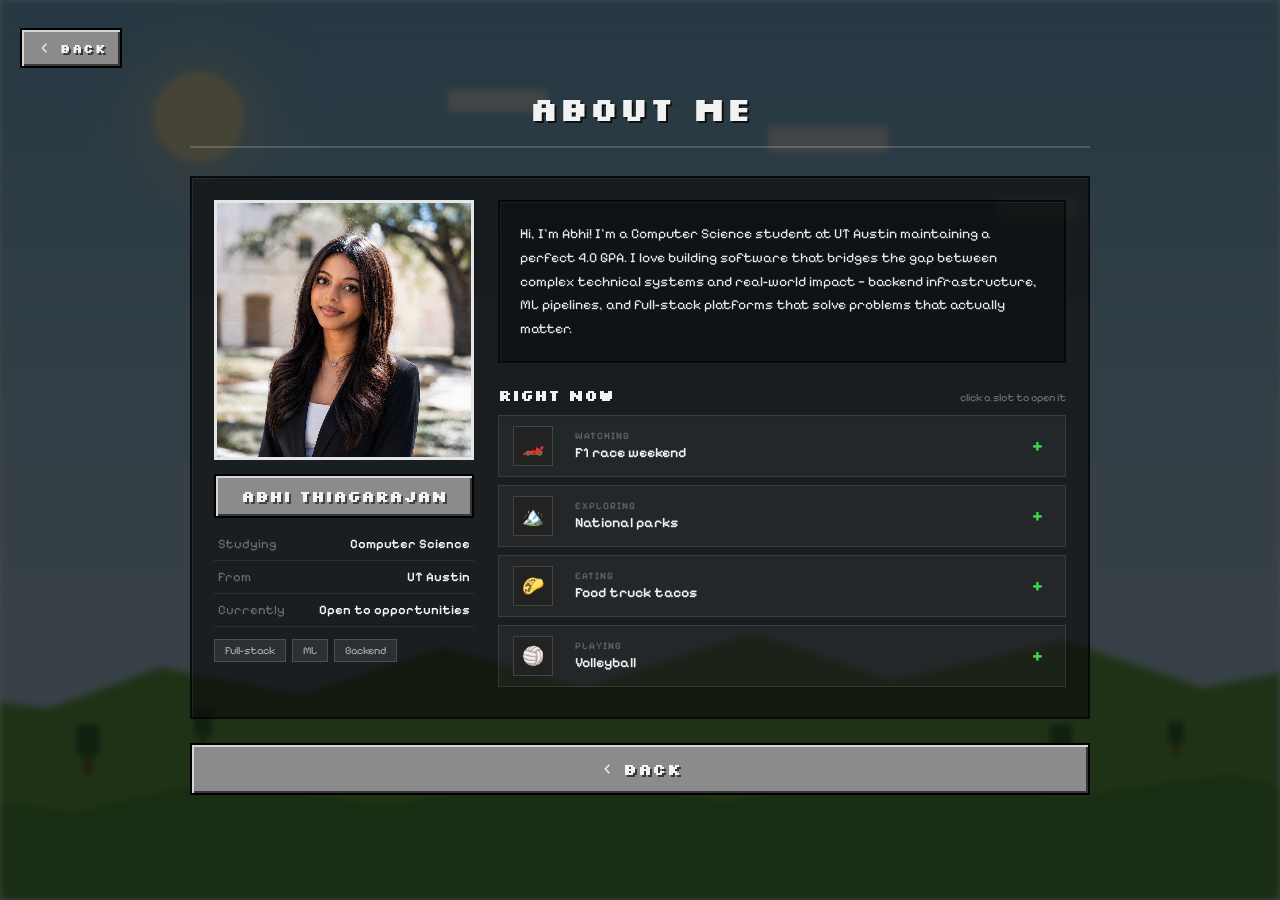
<file: about.html>
<!DOCTYPE html>
<html lang="en">
<head>
<meta charset="UTF-8">
<meta name="viewport" content="width=device-width, initial-scale=1.0">
<title>About Me | Abhi Thiagarajan</title>
<link rel="stylesheet" href="mc-style.css">
</head>
<body class="page-overlay">
<div class="mc-bg">
  <div class="sun"></div>
  <div class="cloud" style="width:120px;height:26px;top:14%;left:60%;"></div>
  <div class="cloud" style="width:80px;height:20px;top:22%;left:78%;"></div>
  <div class="cloud" style="width:100px;height:22px;top:10%;left:35%;"></div>
  <div class="hill-back"></div>
  <div class="tree" style="left:6%;"></div>
  <div class="tree" style="left:15%; bottom:16%; transform:scale(.8);"></div>
  <div class="tree" style="left:82%;"></div>
  <div class="tree" style="left:91%; bottom:15%; transform:scale(.7);"></div>
  <div class="hill-front"></div>
</div>
<div class="mc-overlay"></div>
<div class="page-wrap">
  <a class="mc-btn small page-back-top" href="index.html"><svg viewBox="0 0 24 24" fill="currentColor" style="width:16px;height:16px;margin-right:8px;"><path d="M15 19l-7-7 7-7 1.4 1.4L10.8 12l5.6 5.6z"/></svg>Back</a>
  <div class="page-header">
    <div class="page-title">About Me</div>
  </div>
  <div class="page-rule"></div>
  <div class="page-panel" style="padding:22px;">
    <div class="about-grid">
      <div>
        <img class="about-photo" src="images/profile.jpg" alt="Abhi Thiagarajan">
        <div class="about-nameplate">Abhi Thiagarajan</div>
        <div class="about-stats">
          <div class="about-stat-row"><span class="about-stat-label">Studying</span><span class="about-stat-value">Computer Science</span></div>
          <div class="about-stat-row"><span class="about-stat-label">From</span><span class="about-stat-value">UT Austin</span></div>
          <div class="about-stat-row"><span class="about-stat-label">Currently</span><span class="about-stat-value">Open to opportunities</span></div>
        </div>
        <div class="about-tags">
          <span class="about-tag">Full-stack</span>
          <span class="about-tag">ML</span>
          <span class="about-tag">Backend</span>
        </div>
      </div>
      <div>
        <div class="about-bio">
          Hi, I'm Abhi! I'm a Computer Science student at UT Austin maintaining a perfect 4.0 GPA. I love building software that bridges the gap between complex technical systems and real-world impact — backend infrastructure, ML pipelines, and full-stack platforms that solve problems that actually matter.
        </div>

        <div class="about-now-head">
          <div class="about-now-title">Right now</div>
          <div class="about-now-hint">click a slot to open it</div>
        </div>

        <div class="about-now-row">
          <div class="about-now-icon">🏎️</div>
          <div><div class="about-now-label">Watching</div><div class="about-now-value">F1 race weekend</div></div>
          <div class="about-now-plus">+</div>
        </div>
        <div class="about-now-row">
          <div class="about-now-icon">🏔️</div>
          <div><div class="about-now-label">Exploring</div><div class="about-now-value">National parks</div></div>
          <div class="about-now-plus">+</div>
        </div>
        <div class="about-now-row">
          <div class="about-now-icon">🌮</div>
          <div><div class="about-now-label">Eating</div><div class="about-now-value">Food truck tacos</div></div>
          <div class="about-now-plus">+</div>
        </div>
        <div class="about-now-row">
          <div class="about-now-icon">🏐</div>
          <div><div class="about-now-label">Playing</div><div class="about-now-value">Volleyball</div></div>
          <div class="about-now-plus">+</div>
        </div>
      </div>
    </div>
  </div>
  <a class="mc-btn page-back-bottom" href="index.html"><svg viewBox="0 0 24 24" fill="currentColor" style="width:16px;height:16px;margin-right:8px;"><path d="M15 19l-7-7 7-7 1.4 1.4L10.8 12l5.6 5.6z"/></svg>Back</a>
</div>

</body>
</html>
</file>
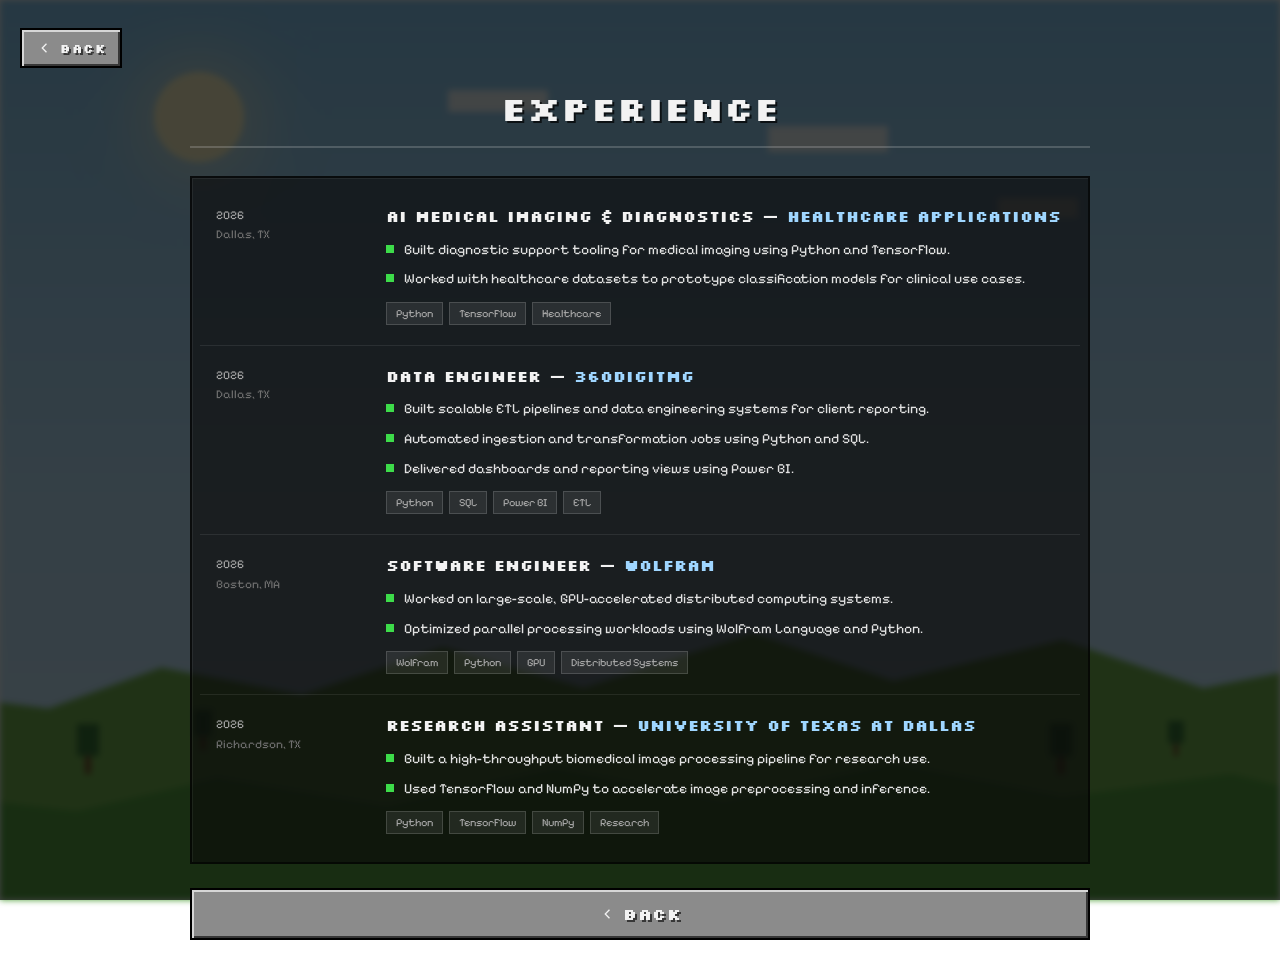
<file: experience.html>
<!DOCTYPE html>
<html lang="en">
<head>
<meta charset="UTF-8">
<meta name="viewport" content="width=device-width, initial-scale=1.0">
<title>Experience | Abhi Thiagarajan</title>
<link rel="stylesheet" href="mc-style.css">
</head>
<body class="page-overlay">
<div class="mc-bg">
  <div class="sun"></div>
  <div class="cloud" style="width:120px;height:26px;top:14%;left:60%;"></div>
  <div class="cloud" style="width:80px;height:20px;top:22%;left:78%;"></div>
  <div class="cloud" style="width:100px;height:22px;top:10%;left:35%;"></div>
  <div class="hill-back"></div>
  <div class="tree" style="left:6%;"></div>
  <div class="tree" style="left:15%; bottom:16%; transform:scale(.8);"></div>
  <div class="tree" style="left:82%;"></div>
  <div class="tree" style="left:91%; bottom:15%; transform:scale(.7);"></div>
  <div class="hill-front"></div>
</div>
<div class="mc-overlay"></div>
<div class="page-wrap">
  <a class="mc-btn small page-back-top" href="index.html"><svg viewBox="0 0 24 24" fill="currentColor" style="width:16px;height:16px;margin-right:8px;"><path d="M15 19l-7-7 7-7 1.4 1.4L10.8 12l5.6 5.6z"/></svg>Back</a>
  <div class="page-header">
    <div class="page-title">Experience</div>
  </div>
  <div class="page-rule"></div>
  <div class="page-panel">
    <div class="exp-entry">
      <div class="exp-date">2026<br><span class="loc">Dallas, TX</span></div>
      <div>
        <div class="exp-role">AI Medical Imaging & Diagnostics — <span class="company">Healthcare Applications</span></div>
        <ul class="exp-bullets"><li>Built diagnostic support tooling for medical imaging using Python and TensorFlow.</li><li>Worked with healthcare datasets to prototype classification models for clinical use cases.</li></ul>
        <div class="exp-tags"><span class="exp-tag">Python</span><span class="exp-tag">TensorFlow</span><span class="exp-tag">Healthcare</span></div>
      </div>
    </div>
    <div class="exp-entry">
      <div class="exp-date">2026<br><span class="loc">Dallas, TX</span></div>
      <div>
        <div class="exp-role">Data Engineer — <span class="company">360DigiTMG</span></div>
        <ul class="exp-bullets"><li>Built scalable ETL pipelines and data engineering systems for client reporting.</li><li>Automated ingestion and transformation jobs using Python and SQL.</li><li>Delivered dashboards and reporting views using Power BI.</li></ul>
        <div class="exp-tags"><span class="exp-tag">Python</span><span class="exp-tag">SQL</span><span class="exp-tag">Power BI</span><span class="exp-tag">ETL</span></div>
      </div>
    </div>
    <div class="exp-entry">
      <div class="exp-date">2026<br><span class="loc">Boston, MA</span></div>
      <div>
        <div class="exp-role">Software Engineer — <span class="company">Wolfram</span></div>
        <ul class="exp-bullets"><li>Worked on large-scale, GPU-accelerated distributed computing systems.</li><li>Optimized parallel processing workloads using Wolfram Language and Python.</li></ul>
        <div class="exp-tags"><span class="exp-tag">Wolfram</span><span class="exp-tag">Python</span><span class="exp-tag">GPU</span><span class="exp-tag">Distributed Systems</span></div>
      </div>
    </div>
    <div class="exp-entry">
      <div class="exp-date">2026<br><span class="loc">Richardson, TX</span></div>
      <div>
        <div class="exp-role">Research Assistant — <span class="company">University of Texas at Dallas</span></div>
        <ul class="exp-bullets"><li>Built a high-throughput biomedical image processing pipeline for research use.</li><li>Used TensorFlow and NumPy to accelerate image preprocessing and inference.</li></ul>
        <div class="exp-tags"><span class="exp-tag">Python</span><span class="exp-tag">TensorFlow</span><span class="exp-tag">NumPy</span><span class="exp-tag">Research</span></div>
      </div>
    </div>
  </div>
  <a class="mc-btn page-back-bottom" href="index.html"><svg viewBox="0 0 24 24" fill="currentColor" style="width:16px;height:16px;margin-right:8px;"><path d="M15 19l-7-7 7-7 1.4 1.4L10.8 12l5.6 5.6z"/></svg>Back</a>
</div>

</body>
</html>
</file>
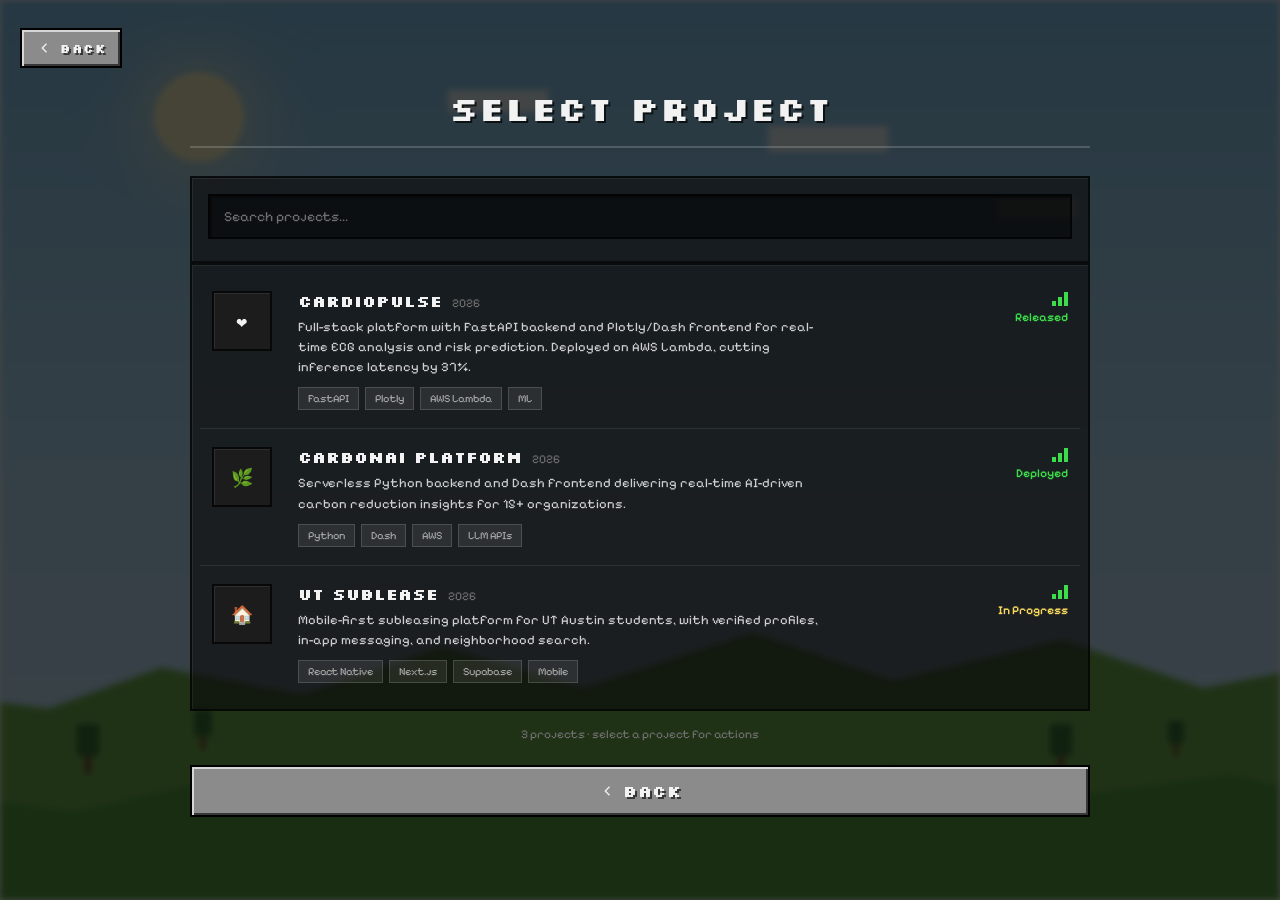
<file: projects.html>
<!DOCTYPE html>
<html lang="en">
<head>
<meta charset="UTF-8">
<meta name="viewport" content="width=device-width, initial-scale=1.0">
<title>Projects | Abhi Thiagarajan</title>
<link rel="stylesheet" href="mc-style.css">
</head>
<body class="page-overlay">
<div class="mc-bg">
  <div class="sun"></div>
  <div class="cloud" style="width:120px;height:26px;top:14%;left:60%;"></div>
  <div class="cloud" style="width:80px;height:20px;top:22%;left:78%;"></div>
  <div class="cloud" style="width:100px;height:22px;top:10%;left:35%;"></div>
  <div class="hill-back"></div>
  <div class="tree" style="left:6%;"></div>
  <div class="tree" style="left:15%; bottom:16%; transform:scale(.8);"></div>
  <div class="tree" style="left:82%;"></div>
  <div class="tree" style="left:91%; bottom:15%; transform:scale(.7);"></div>
  <div class="hill-front"></div>
</div>
<div class="mc-overlay"></div>
<div class="page-wrap">
  <a class="mc-btn small page-back-top" href="index.html"><svg viewBox="0 0 24 24" fill="currentColor" style="width:16px;height:16px;margin-right:8px;"><path d="M15 19l-7-7 7-7 1.4 1.4L10.8 12l5.6 5.6z"/></svg>Back</a>
  <div class="page-header">
    <div class="page-title">Select Project</div>
  </div>
  <div class="page-rule"></div>
  <div class="page-panel" style="padding:16px;">
    <input class="proj-search" id="projSearch" type="text" placeholder="Search projects...">
  </div>
  <div class="page-panel" id="projList">
    <a class="proj-row" href="https://github.com/abhithiaga/CardioPulse" target="_blank" style="display:grid;">
      <div class="proj-icon">❤</div>
      <div>
        <div class="proj-name-row"><span class="proj-name">CardioPulse</span><span class="proj-year">2026</span></div>
        <div class="proj-desc">Full-stack platform with FastAPI backend and Plotly/Dash frontend for real-time ECG analysis and risk prediction. Deployed on AWS Lambda, cutting inference latency by 37%.</div>
        <div class="proj-tags"><span class="proj-tag">FastAPI</span><span class="proj-tag">Plotly</span><span class="proj-tag">AWS Lambda</span><span class="proj-tag">ML</span></div>
      </div>
      <div class="proj-status">
        <span class="proj-bars"><span></span><span></span><span></span></span>
        <span class="proj-status-text ">Released</span>
      </div>
    </a>
    <a class="proj-row" href="https://github.com/abhithiaga/CarbonAI" target="_blank" style="display:grid;">
      <div class="proj-icon">🌿</div>
      <div>
        <div class="proj-name-row"><span class="proj-name">CarbonAI Platform</span><span class="proj-year">2026</span></div>
        <div class="proj-desc">Serverless Python backend and Dash frontend delivering real-time AI-driven carbon reduction insights for 15+ organizations.</div>
        <div class="proj-tags"><span class="proj-tag">Python</span><span class="proj-tag">Dash</span><span class="proj-tag">AWS</span><span class="proj-tag">LLM APIs</span></div>
      </div>
      <div class="proj-status">
        <span class="proj-bars"><span></span><span></span><span></span></span>
        <span class="proj-status-text ">Deployed</span>
      </div>
    </a>
    <a class="proj-row" href="https://github.com/abhithiaga/SubLeaseU" target="_blank" style="display:grid;">
      <div class="proj-icon">🏠</div>
      <div>
        <div class="proj-name-row"><span class="proj-name">UT Sublease</span><span class="proj-year">2026</span></div>
        <div class="proj-desc">Mobile-first subleasing platform for UT Austin students, with verified profiles, in-app messaging, and neighborhood search.</div>
        <div class="proj-tags"><span class="proj-tag">React Native</span><span class="proj-tag">Next.js</span><span class="proj-tag">Supabase</span><span class="proj-tag">Mobile</span></div>
      </div>
      <div class="proj-status">
        <span class="proj-bars"><span></span><span></span><span></span></span>
        <span class="proj-status-text progress">In Progress</span>
      </div>
    </a>
  </div>
  <div class="proj-footer-note" id="projCount">3 projects · select a project for actions</div>
  <script>
    const rows = Array.from(document.querySelectorAll('.proj-row'));
    document.getElementById('projSearch').addEventListener('input', (e)=>{
      const q = e.target.value.toLowerCase();
      let visible = 0;
      rows.forEach(r=>{
        const match = r.innerText.toLowerCase().includes(q);
        r.style.display = match ? '' : 'none';
        if(match) visible++;
      });
      document.getElementById('projCount').textContent = visible + ' project' + (visible===1?'':'s') + ' · select a project for actions';
    });
  </script>
  <a class="mc-btn page-back-bottom" href="index.html"><svg viewBox="0 0 24 24" fill="currentColor" style="width:16px;height:16px;margin-right:8px;"><path d="M15 19l-7-7 7-7 1.4 1.4L10.8 12l5.6 5.6z"/></svg>Back</a>
</div>

</body>
</html>
</file>
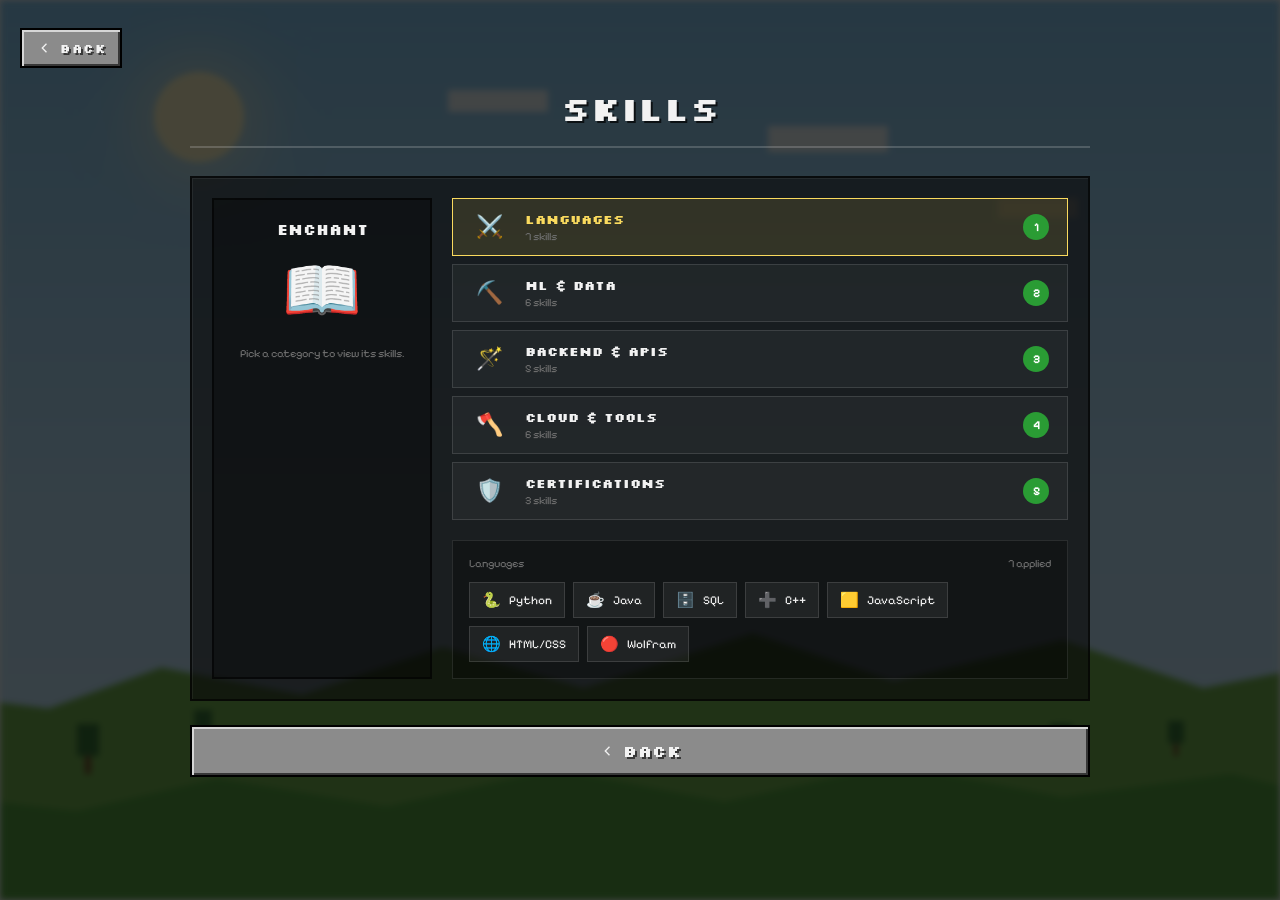
<file: skills.html>
<!DOCTYPE html>
<html lang="en">
<head>
<meta charset="UTF-8">
<meta name="viewport" content="width=device-width, initial-scale=1.0">
<title>Skills | Abhi Thiagarajan</title>
<link rel="stylesheet" href="mc-style.css">
</head>
<body class="page-overlay">
<div class="mc-bg">
  <div class="sun"></div>
  <div class="cloud" style="width:120px;height:26px;top:14%;left:60%;"></div>
  <div class="cloud" style="width:80px;height:20px;top:22%;left:78%;"></div>
  <div class="cloud" style="width:100px;height:22px;top:10%;left:35%;"></div>
  <div class="hill-back"></div>
  <div class="tree" style="left:6%;"></div>
  <div class="tree" style="left:15%; bottom:16%; transform:scale(.8);"></div>
  <div class="tree" style="left:82%;"></div>
  <div class="tree" style="left:91%; bottom:15%; transform:scale(.7);"></div>
  <div class="hill-front"></div>
</div>
<div class="mc-overlay"></div>
<div class="page-wrap">
  <a class="mc-btn small page-back-top" href="index.html"><svg viewBox="0 0 24 24" fill="currentColor" style="width:16px;height:16px;margin-right:8px;"><path d="M15 19l-7-7 7-7 1.4 1.4L10.8 12l5.6 5.6z"/></svg>Back</a>
  <div class="page-header">
    <div class="page-title">Skills</div>
  </div>
  <div class="page-rule"></div>
  <div class="page-panel" style="padding:20px;">
    <div class="skills-grid">
      <div class="skills-enchant-panel">
        <div class="skills-enchant-title">Enchant</div>
        <div class="skills-book">📖</div>
        <div class="skills-enchant-hint">Pick a category to view its skills.</div>
      </div>
      <div>
        <div class="skill-cat-row active" data-cat="languages">
      <div class="skill-cat-icon">⚔️</div>
      <div>
        <div class="skill-cat-name">Languages</div>
        <div class="skill-cat-count">7 skills</div>
      </div>
      <div class="skill-cat-badge">1</div>
    </div>
    <div class="skill-cat-row" data-cat="mldata">
      <div class="skill-cat-icon">⛏️</div>
      <div>
        <div class="skill-cat-name">ML & Data</div>
        <div class="skill-cat-count">6 skills</div>
      </div>
      <div class="skill-cat-badge">2</div>
    </div>
    <div class="skill-cat-row" data-cat="backend">
      <div class="skill-cat-icon">🪄</div>
      <div>
        <div class="skill-cat-name">Backend & APIs</div>
        <div class="skill-cat-count">5 skills</div>
      </div>
      <div class="skill-cat-badge">3</div>
    </div>
    <div class="skill-cat-row" data-cat="cloud">
      <div class="skill-cat-icon">🪓</div>
      <div>
        <div class="skill-cat-name">Cloud & Tools</div>
        <div class="skill-cat-count">6 skills</div>
      </div>
      <div class="skill-cat-badge">4</div>
    </div>
    <div class="skill-cat-row" data-cat="certs">
      <div class="skill-cat-icon">🛡️</div>
      <div>
        <div class="skill-cat-name">Certifications</div>
        <div class="skill-cat-count">3 skills</div>
      </div>
      <div class="skill-cat-badge">5</div>
    </div>
        <div class="skill-detail" id="skillDetail">
          <div class="skill-detail-head"><span id="skillDetailTitle">Languages</span><span id="skillDetailCount">7 applied</span></div>
          <div class="skill-chip-grid" id="skillChips"></div>
        </div>
      </div>
    </div>
  </div>
  <script>
    const catData = {"languages": {"name": "Languages", "items": [["\ud83d\udc0d", "Python"], ["\u2615", "Java"], ["\ud83d\uddc4\ufe0f", "SQL"], ["\u2795", "C++"], ["\ud83d\udfe8", "JavaScript"], ["\ud83c\udf10", "HTML/CSS"], ["\ud83d\udd34", "Wolfram"]]}, "mldata": {"name": "ML & Data", "items": [["\ud83e\udde0", "TensorFlow"], ["\ud83d\udcc8", "Scikit-learn"], ["\ud83d\udd22", "NumPy"], ["\ud83d\udc3c", "Pandas"], ["\ud83d\udcca", "Plotly"], ["\ud83d\udcc9", "Dash"]]}, "backend": {"name": "Backend & APIs", "items": [["\u26a1", "FastAPI"], ["\ud83c\udf76", "Flask"], ["\ud83d\udd17", "REST APIs"], ["\ud83d\udd04", "ETL Pipelines"], ["\ud83d\udccb", "Power BI"]]}, "cloud": {"name": "Cloud & Tools", "items": [["\u2601\ufe0f", "AWS"], ["\ud83d\udd37", "Azure"], ["\ud83c\udf3f", "Git"], ["\ud83d\udc33", "Docker"], ["\ud83d\udc27", "Linux"], ["\ud83d\udd34", "Wolfram Cloud"]]}, "certs": {"name": "Certifications", "items": [["\u2601\ufe0f", "AWS Cloud Practitioner"], ["\ud83d\udd37", "Azure Fundamentals"], ["\ud83d\udccb", "Power BI"]]}};
    const rows = document.querySelectorAll('.skill-cat-row');
    function renderCat(key){
      const data = catData[key];
      document.getElementById('skillDetailTitle').textContent = data.name;
      document.getElementById('skillDetailCount').textContent = data.items.length + ' applied';
      document.getElementById('skillChips').innerHTML = data.items.map(it =>
        `<div class="skill-chip"><span class="ic">${it[0]}</span>${it[1]}</div>`
      ).join('');
    }
    rows.forEach(r => r.addEventListener('click', ()=>{
      rows.forEach(x=>x.classList.remove('active'));
      r.classList.add('active');
      renderCat(r.dataset.cat);
    }));
    renderCat('languages');
  </script>
  <a class="mc-btn page-back-bottom" href="index.html"><svg viewBox="0 0 24 24" fill="currentColor" style="width:16px;height:16px;margin-right:8px;"><path d="M15 19l-7-7 7-7 1.4 1.4L10.8 12l5.6 5.6z"/></svg>Back</a>
</div>

</body>
</html>
</file>
<file: mc-style.css>
@import url('https://fonts.googleapis.com/css2?family=Silkscreen:wght@400;700&family=Pixelify+Sans:wght@400;500;600;700&display=swap');

:root{
  --mc-grey: #8b8b8b;
  --mc-grey-light: #d6d6d6;
  --mc-grey-dark: #373737;
  --mc-panel: rgba(10,10,10,.62);
  --mc-panel-solid: #141414;
  --green: #3ddc4a;
  --green-dim: #2a9c34;
  --yellow: #fada5e;
  --text-white: #f2f2f2;
  --text-grey: #a8a8a8;
  --text-faint: #6f6f6f;
  --border-black: #000;
}

*{ box-sizing:border-box; margin:0; padding:0; }

html, body{
  min-height:100%;
  color:var(--text-white);
  font-family:'Pixelify Sans', sans-serif;
  image-rendering: pixelated;
}

body{ position:relative; overflow-x:hidden; }

.mc-title-font{ font-family:'Silkscreen', monospace; }

a{ color:inherit; text-decoration:none; }
button{ font-family:inherit; cursor:pointer; }
input{ font-family:inherit; }

/* ---------- BACKGROUND (pure CSS, no game assets) ---------- */
.mc-bg{
  position:fixed; inset:0; z-index:-2;
  background: linear-gradient(180deg, #86c5f0 0%, #bfe4ff 55%, #cdeaff 100%);
  overflow:hidden;
  filter: blur(3px) saturate(1.05);
}
.mc-bg .sun{
  position:absolute; top:8%; left:12%;
  width:90px; height:90px; border-radius:50%;
  background:#fff6c9;
  box-shadow:0 0 60px 20px rgba(255,246,201,.5);
}
.mc-bg .cloud{
  position:absolute; background:#fff; opacity:.85;
}
.mc-bg .hill-back{
  position:absolute; left:-5%; right:-5%; bottom:0; height:38%;
  background:#6fae4a;
  clip-path: polygon(0% 100%, 0% 40%, 8% 44%, 16% 32%, 26% 40%, 36% 26%, 46% 38%, 58% 22%, 68% 36%, 80% 24%, 90% 38%, 100% 30%, 100% 100%);
}
.mc-bg .hill-front{
  position:absolute; left:-5%; right:-5%; bottom:0; height:26%;
  background:#4f9c3a;
  clip-path: polygon(0% 100%, 0% 55%, 10% 62%, 20% 48%, 32% 60%, 44% 44%, 56% 58%, 68% 42%, 80% 56%, 92% 46%, 100% 58%, 100% 100%);
}
.mc-bg .tree{
  position:absolute; bottom:14%; width:22px; height:60px;
}
.mc-bg .tree::before{ /* trunk */
  content:''; position:absolute; left:8px; bottom:0; width:6px; height:22px; background:#6b4423;
}
.mc-bg .tree::after{ /* leaves */
  content:''; position:absolute; left:0; bottom:18px; width:22px; height:32px; background:#2e6b2e;
}
.mc-overlay{
  position:fixed; inset:0; z-index:-1;
  background:rgba(6,8,6,.58);
}
body.page-overlay .mc-overlay{ background:rgba(6,8,6,.74); }

/* ---------- SCROLLBAR ---------- */
::-webkit-scrollbar{ width:14px; }
::-webkit-scrollbar-track{ background:#0a0a0a; }
::-webkit-scrollbar-thumb{ background:var(--mc-grey-dark); border:3px solid #0a0a0a; }

/* ---------- MC BUTTON ---------- */
.mc-btn{
  display:flex; align-items:center; justify-content:center;
  background: var(--mc-grey);
  border: 2px solid var(--border-black);
  box-shadow: inset 2px 2px 0 var(--mc-grey-light), inset -2px -2px 0 var(--mc-grey-dark);
  color: var(--text-white);
  font-family:'Silkscreen', monospace;
  font-weight:700;
  font-size:16px;
  letter-spacing:.5px;
  padding:14px 18px;
  text-shadow: 2px 2px 0 rgba(0,0,0,.6);
  transition: filter .1s ease, transform .05s ease;
  user-select:none;
}
.mc-btn:hover{ filter:brightness(1.18); color:var(--yellow); }
.mc-btn:active{ transform:translateY(1px); box-shadow: inset -2px -2px 0 var(--mc-grey-light), inset 2px 2px 0 var(--mc-grey-dark); }
.mc-btn.icon-only{ padding:14px; flex:0 0 auto; width:52px; }
.mc-btn.icon-only svg{ width:22px; height:22px; }
.mc-btn.small{ font-size:12px; padding:10px 14px; }

/* ---------- HOME / MAIN MENU ---------- */
.menu-wrap{
  min-height:100vh;
  display:flex; flex-direction:column; align-items:center; justify-content:center;
  padding:40px 20px;
  position:relative;
}

.menu-title{
  text-align:center;
  font-family:'Silkscreen', monospace;
  font-weight:700;
  line-height:1.15;
}
.menu-title .line1{
  font-size:clamp(34px, 6vw, 68px);
  color:#d8d3c8;
  text-shadow:
    3px 3px 0 #3a352a,
    -1px -1px 0 #fffbe8;
  letter-spacing:2px;
}
.menu-title .line2{
  display:flex; align-items:baseline; justify-content:center; gap:14px; flex-wrap:wrap;
  margin-top:6px;
}
.menu-title .line2-main{
  font-size:clamp(26px, 4.4vw, 48px);
  color:#d8d3c8;
  text-shadow: 3px 3px 0 #3a352a, -1px -1px 0 #fffbe8;
  letter-spacing:2px;
}
.menu-title .line2-sub{
  font-size:clamp(13px, 1.6vw, 18px);
  color:var(--yellow);
  text-shadow:2px 2px 0 rgba(0,0,0,.6);
}

.menu-primary{
  display:flex; flex-direction:column; gap:10px;
  width:min(560px, 90vw);
  margin-top:44px;
}
.menu-primary .mc-btn{ width:100%; font-size:18px; padding:16px 20px; }

.menu-secondary{
  display:flex; gap:10px;
  width:min(560px, 90vw);
  margin-top:12px;
}
.menu-secondary .mc-btn{ flex:1; font-size:13px; }

.menu-footer{
  position:absolute; left:18px; bottom:14px;
  font-family:'Silkscreen', monospace;
  font-size:11px; color:rgba(255,255,255,.7);
  text-shadow:1px 1px 0 rgba(0,0,0,.8);
}
.menu-copyright{
  position:absolute; right:18px; bottom:14px;
  text-align:right;
  font-size:10px; line-height:1.5; color:rgba(255,255,255,.55);
  text-shadow:1px 1px 0 rgba(0,0,0,.8);
  max-width:340px;
}

/* ---------- SUBPAGE SHELL ---------- */
.page-wrap{
  min-height:100vh;
  display:flex; flex-direction:column;
  align-items:center;
  padding:28px 20px 40px 20px;
}
.page-back-top{
  align-self:flex-start;
  margin-bottom:18px;
}
.page-header{
  text-align:center;
  width:100%; max-width:900px;
  margin-bottom:0;
}
.page-title{
  font-family:'Silkscreen', monospace;
  font-weight:700;
  font-size:clamp(24px, 4vw, 34px);
  text-shadow:2px 2px 0 rgba(0,0,0,.7);
}
.page-rule{
  width:100%; max-width:900px;
  height:2px;
  background:rgba(255,255,255,.18);
  margin:16px 0 28px 0;
}
.page-panel{
  width:100%; max-width:900px;
  background:var(--mc-panel);
  border:2px solid rgba(0,0,0,.6);
  box-shadow: inset 1px 1px 0 rgba(255,255,255,.06);
  padding:8px;
}
.page-back-bottom{
  width:100%; max-width:900px;
  margin-top:24px;
}
.page-back-bottom .mc-btn{ width:100%; }

/* ---------- EXPERIENCE ---------- */
.exp-entry{
  display:grid;
  grid-template-columns: 150px 1fr;
  gap:20px;
  padding:20px 16px;
  border-bottom:1px solid rgba(255,255,255,.08);
}
.exp-entry:last-child{ border-bottom:none; }
.exp-date{ font-size:12px; color:var(--text-grey); line-height:1.6; }
.exp-date .loc{ color:var(--text-faint); }
.exp-role{
  font-family:'Silkscreen', monospace;
  font-size:15px; font-weight:700;
  margin-bottom:10px;
  line-height:1.5;
}
.exp-role .company{ color:#9fd6ff; }
.exp-bullets{ list-style:none; margin-bottom:12px; }
.exp-bullets li{
  position:relative; padding-left:18px; margin-bottom:8px;
  font-size:14px; line-height:1.55; color:#e2e2e2;
}
.exp-bullets li::before{
  content:''; position:absolute; left:0; top:6px;
  width:8px; height:8px; background:var(--green);
}
.exp-tags{ display:flex; flex-wrap:wrap; gap:6px; }
.exp-tag{
  font-size:11px; padding:4px 9px;
  background:rgba(255,255,255,.08);
  border:1px solid rgba(255,255,255,.15);
  color:var(--text-grey);
}

/* ---------- PROJECTS ---------- */
.proj-search{
  width:100%;
  background:rgba(0,0,0,.45);
  border:2px solid rgba(0,0,0,.7);
  box-shadow: inset 2px 2px 0 rgba(0,0,0,.4);
  color:var(--text-white);
  font-size:14px;
  padding:12px 14px;
  margin-bottom:6px;
}
.proj-search::placeholder{ color:var(--text-faint); }

.proj-row{
  display:grid;
  grid-template-columns: 68px 1fr auto;
  gap:18px;
  align-items:flex-start;
  padding:18px 12px;
  border-bottom:1px solid rgba(255,255,255,.08);
  transition: background .12s ease;
}
.proj-row:hover{ background:rgba(255,255,255,.05); }
.proj-row:last-child{ border-bottom:none; }
.proj-icon{
  width:60px; height:60px;
  background:#1c1c1c;
  border:2px solid rgba(0,0,0,.7);
  box-shadow: inset 1px 1px 0 rgba(255,255,255,.08);
  display:flex; align-items:center; justify-content:center;
  font-family:'Silkscreen', monospace;
  font-weight:700; font-size:18px;
}
.proj-name-row{ display:flex; align-items:baseline; gap:10px; margin-bottom:6px; flex-wrap:wrap; }
.proj-name{ font-family:'Silkscreen', monospace; font-size:16px; font-weight:700; }
.proj-year{ font-size:12px; color:var(--text-faint); }
.proj-desc{ font-size:13px; color:#d0d0d0; line-height:1.55; margin-bottom:10px; max-width:520px; }
.proj-tags{ display:flex; flex-wrap:wrap; gap:6px; }
.proj-tag{
  font-size:11px; padding:4px 9px;
  background:rgba(255,255,255,.08);
  border:1px solid rgba(255,255,255,.15);
  color:var(--text-grey);
}
.proj-status{ text-align:right; white-space:nowrap; }
.proj-bars{ display:inline-flex; align-items:flex-end; gap:2px; height:14px; margin-bottom:4px; }
.proj-bars span{ width:4px; background:var(--green); display:block; }
.proj-bars span:nth-child(1){ height:5px; }
.proj-bars span:nth-child(2){ height:9px; }
.proj-bars span:nth-child(3){ height:14px; }
.proj-status-text{ display:block; font-size:12px; color:var(--green); font-weight:600; }
.proj-status-text.progress{ color:var(--yellow); }
.proj-footer-note{
  text-align:center; font-size:12px; color:var(--text-faint);
  margin-top:16px;
}

/* ---------- ABOUT ---------- */
.about-grid{
  display:grid;
  grid-template-columns: 260px 1fr;
  gap:24px;
  width:100%;
}
.about-photo{
  width:100%; aspect-ratio:1/1;
  object-fit:cover;
  border:3px solid #e6e6e6;
  filter:grayscale(0);
}
.about-nameplate{
  margin-top:10px;
  background:var(--mc-grey);
  border:2px solid var(--border-black);
  box-shadow: inset 2px 2px 0 var(--mc-grey-light), inset -2px -2px 0 var(--mc-grey-dark);
  text-align:center;
  padding:10px;
  font-family:'Silkscreen', monospace;
  font-weight:700;
  font-size:16px;
  text-shadow:2px 2px 0 rgba(0,0,0,.5);
}
.about-stats{ margin-top:10px; }
.about-stat-row{
  display:flex; justify-content:space-between; gap:8px;
  padding:8px 4px;
  border-bottom:1px solid rgba(255,255,255,.08);
  font-size:13px;
}
.about-stat-label{ color:var(--text-faint); }
.about-stat-value{ color:var(--text-white); font-weight:600; text-align:right; }
.about-tags{ display:flex; flex-wrap:wrap; gap:6px; margin-top:12px; }
.about-tag{
  font-size:11px; padding:4px 10px;
  background:rgba(255,255,255,.08);
  border:1px solid rgba(255,255,255,.15);
  color:var(--text-grey);
}

.about-bio{
  background:rgba(0,0,0,.35);
  border:2px solid rgba(0,0,0,.6);
  box-shadow: inset 1px 1px 0 rgba(255,255,255,.05);
  padding:20px;
  font-size:14px;
  line-height:1.7;
  color:#e6e6e6;
}
.about-now-head{
  display:flex; justify-content:space-between; align-items:baseline;
  margin:22px 0 10px 0;
}
.about-now-title{ font-family:'Silkscreen', monospace; font-weight:700; font-size:16px; }
.about-now-hint{ font-size:11px; color:var(--text-faint); }
.about-now-row{
  display:grid; grid-template-columns:48px 1fr 28px;
  align-items:center; gap:14px;
  background:rgba(255,255,255,.04);
  border:1px solid rgba(255,255,255,.1);
  padding:10px 14px;
  margin-bottom:8px;
}
.about-now-icon{
  width:40px; height:40px;
  background:#222; border:1px solid rgba(255,255,255,.15);
  display:flex; align-items:center; justify-content:center;
  font-size:18px;
}
.about-now-label{ font-size:10px; letter-spacing:1px; color:var(--text-faint); text-transform:uppercase; }
.about-now-value{ font-size:14px; font-weight:600; color:var(--text-white); margin-top:2px; }
.about-now-plus{ color:var(--green); font-size:18px; text-align:center; font-weight:700; }

/* ---------- SKILLS ---------- */
.skills-grid{
  display:grid;
  grid-template-columns: 220px 1fr;
  gap:20px;
}
.skills-enchant-panel{
  background:rgba(0,0,0,.35);
  border:2px solid rgba(0,0,0,.6);
  padding:20px 14px;
  text-align:center;
}
.skills-enchant-title{ font-family:'Silkscreen', monospace; font-weight:700; font-size:15px; margin-bottom:14px; }
.skills-book{ font-size:64px; margin:10px 0 16px 0; }
.skills-enchant-hint{ font-size:11px; color:var(--text-faint); line-height:1.5; }

.skill-cat-row{
  display:grid; grid-template-columns:44px 1fr 30px;
  align-items:center; gap:14px;
  background:rgba(255,255,255,.04);
  border:1px solid rgba(255,255,255,.12);
  padding:12px 14px;
  margin-bottom:8px;
  cursor:pointer;
  transition: background .12s ease;
}
.skill-cat-row:hover{ background:rgba(255,255,255,.08); }
.skill-cat-row.active{ background:rgba(255,218,94,.12); border-color:var(--yellow); }
.skill-cat-icon{ font-size:22px; text-align:center; }
.skill-cat-name{ font-family:'Silkscreen', monospace; font-size:13px; font-weight:700; }
.skill-cat-row.active .skill-cat-name{ color:var(--yellow); }
.skill-cat-count{ font-size:11px; color:var(--text-faint); margin-top:3px; }
.skill-cat-badge{
  width:26px; height:26px; border-radius:50%;
  background:var(--green-dim);
  color:#fff; font-weight:700; font-size:12px;
  display:flex; align-items:center; justify-content:center;
}

.skill-detail{
  margin-top:20px;
  background:rgba(0,0,0,.3);
  border:1px solid rgba(255,255,255,.1);
  padding:16px;
}
.skill-detail-head{
  display:flex; justify-content:space-between; align-items:baseline;
  margin-bottom:12px;
  font-family:'Silkscreen', monospace; font-weight:700; font-size:14px;
}
.skill-detail-head span{ font-family:'Pixelify Sans', sans-serif; font-weight:400; font-size:11px; color:var(--text-faint); }
.skill-chip-grid{
  display:flex; flex-wrap:wrap; gap:8px;
}
.skill-chip{
  display:flex; align-items:center; gap:8px;
  background:rgba(255,255,255,.06);
  border:1px solid rgba(255,255,255,.12);
  padding:8px 12px;
  font-size:12px;
}
.skill-chip .ic{ font-size:15px; }

/* ---------- RESPONSIVE ---------- */
@media (max-width: 720px){
  .about-grid, .skills-grid{ grid-template-columns:1fr; }
  .exp-entry{ grid-template-columns:1fr; }
  .proj-row{ grid-template-columns:48px 1fr; }
  .proj-status{ grid-column:1/-1; text-align:left; margin-top:8px; }
  .menu-secondary{ flex-wrap:wrap; }
}
</file>
